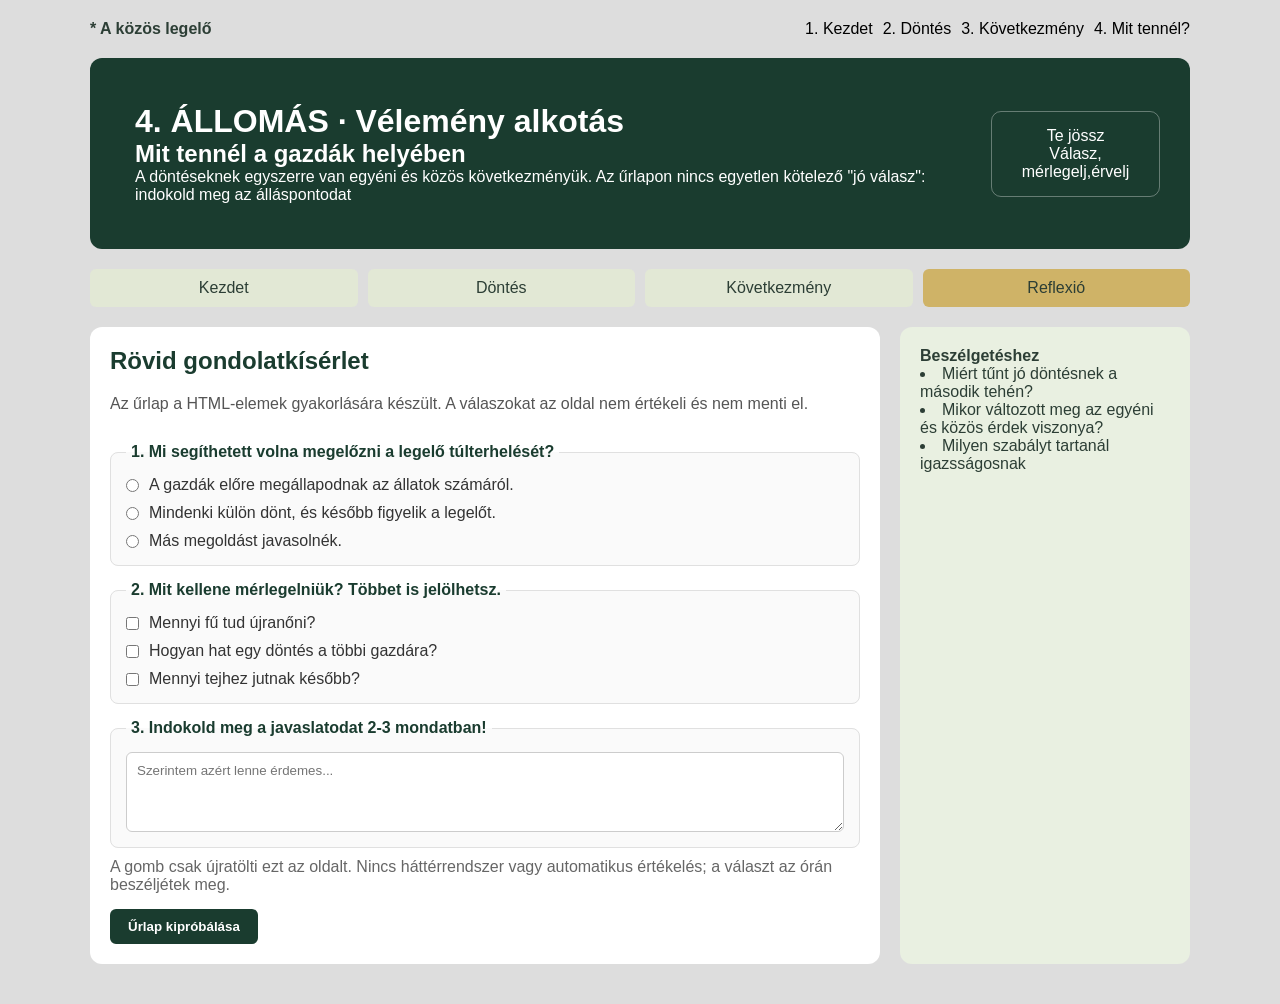
<file: assets/index2.html>
<!DOCTYPE html>
<html lang="hu">
<head>
    <meta charset="UTF-8">
    <meta name="viewport" content="width=device-width, initial-scale=1.0">
    <title>Tóth Gergő</title>
    <link rel="stylesheet" href="style2.css">
</head>
<body>
    <main>
        
        <nav class="felso-navigacio">
            <div class="logo">
                <p> * A közös legelő</p>
            </div>

            <div class="lepesek">
            <ul>
                <li><a href="index.html">1. Kezdet</a></li>
                <li><a href=""> 2. Döntés</a> </li>
                <li><a href="">3. Következmény</a></li>
                <li><a href="index2.html">4. Mit tennél?</a></li>
            </ul>
            </div>
        </nav>

        
        <header class="fejlec">
            <div class="fejlec-bal">
                <h1>4. ÁLLOMÁS · Vélemény alkotás</h1>
                <h2>Mit tennél a gazdák helyében</h2>
                <p>A döntéseknek egyszerre van egyéni és közös következményük. Az űrlapon nincs egyetlen kötelező "jó válasz": indokold meg az álláspontodat </p>
            </div>
            <div class="fejlec-jobb">
                <div class="nagy">Te jössz</div>
                <div class="alcim">Válasz, mérlegelj,érvelj</div>
            </div>
        </header>

    
        <nav class="fulkek">
            <div class="ful ">Kezdet</div>
            <div class="ful">Döntés</div>
            <div class="ful">Következmény</div>
            <div class="ful aktiv">Reflexió</div>
        </nav>

        
        <div class="tartalom">
            <article>
                <h2>Rövid gondolatkísérlet</h2>
                <p class="alcim-text">Az űrlap a HTML-elemek gyakorlására készült. A válaszokat az oldal nem értékeli és nem menti el.</p>
            
                <form>
                 
                    <fieldset>
                        <legend>1. Mi segíthetett volna megelőzni a legelő túlterhelését?</legend>
                        <label>
                            <input type="radio" name="megelozes" value="megallapodas">
                            A gazdák előre megállapodnak az állatok számáról.
                        </label>
                        <label>
                            <input type="radio" name="megelozes" value="kulon_dontes">
                            Mindenki külön dönt, és később figyelik a legelőt.
                        </label>
                        <label>
                            <input type="radio" name="megelozes" value="mas">
                            Más megoldást javasolnék.
                        </label>
                    </fieldset>
            
                   
                    <fieldset>
                        <legend>2. Mit kellene mérlegelniük? Többet is jelölhetsz.</legend>
                        <label>
                            <input type="checkbox" name="merlegeles" value="fu">
                            Mennyi fű tud újranőni?
                        </label>
                        <label>
                            <input type="checkbox" name="merlegeles" value="hatas">
                            Hogyan hat egy döntés a többi gazdára?
                        </label>
                        <label>
                            <input type="checkbox" name="merlegeles" value="tej">
                            Mennyi tejhez jutnak később?
                        </label>
                    </fieldset>
            
                   
                    <fieldset>
                        <legend>3. Indokold meg a javaslatodat 2-3 mondatban!</legend>
                        <textarea  placeholder="Szerintem azért lenne érdemes..."></textarea>
                    </fieldset>
            
                    <p class="informacio">
                        A gomb csak újratölti ezt az oldalt. Nincs háttérrendszer vagy automatikus értékelés; a választ az órán beszéljétek meg.
                    </p>
            
                    <button type="submit" class="urlap-gomb">Űrlap kipróbálása</button>
                </form>
            </article>
            <aside>
                <div class="oldal-sav">
                    <h4>Beszélgetéshez</h4>

                    <li>Miért tűnt jó döntésnek a második tehén?</li>
                    <li>Mikor változott meg az egyéni és közös érdek viszonya?</li>
                    <li>Milyen szabályt tartanál igazsságosnak</li>
                </div>
            </aside>
        </div>
    

        
        <footer>
        
        </footer>
    </main>
  </body>
</html>
</file>
<file: assets/style2.css>
* {
    box-sizing: border-box;
    margin: 0;
    padding: 0;
    font-family: sans-serif;
}

body {
    background: #dddddd;
    color: #2c3e35;
    display: flex;
    justify-content: center;
    padding: 20px;
}

main {
    width: 100%;
    max-width: 1100px;
    display: flex;
    flex-direction: column;
    gap: 20px;
}
.logo{
font-weight: bold;
}


.felso-navigacio {
    display: flex;
    justify-content: space-between;
    align-items: center;
}

.lepesek {
    display: flex;
    gap: 10px;
    
}
.lepesek ul {
    display: flex;
    list-style: none;
    gap: 10px;
    text-align: center;
}
.lepesek ul li a {
    color: rgb(0, 0, 0);
    text-decoration: none;
    
}

.fejlec {
    background: #1a3c2f;
    color: #fff;
    border-radius: 12px;
    padding: 30px;
    display: flex;
    justify-content: space-between;
    align-items: center;
}

.fejlec-bal{
    padding: 15px;
    text-align: left;


}

.fejlec-jobb {
    border: 1px solid #ffffff55;
    border-radius: 10px;
    padding: 15px;
    text-align: center;
}


.fulkek {
    display: flex;
    gap: 10px;
}

.ful {
    flex: 1;
    text-align: center;
    padding: 10px;
    background: #e2e8d5;
    border-radius: 6px;
}

.ful.aktiv {
    background: #cfb367;
}


.tartalom {
    display: flex;
    gap: 20px;
}

article {
    flex: 3;
    background: #fff;
    border-radius: 12px;
    padding: 20px;
    display: flex;
    flex-direction: column;
    gap: 15px;
}


.adatok {
    display: flex;
    gap: 10px;
}

.adat {
    flex: 1;
    background: #f1f5eb;
    padding: 12px;
    border-radius: 8px;
    display: flex;
    flex-direction: column;
}

.ertek {
    font-weight: bold;
}


.soktehen {
  display: flex;
  justify-content: center; /* Vízszintes középre igazítás */
  align-items: center;     /* Függőleges középre igazítás */
  flex-wrap: wrap;         /* Sorok törése */
  /* Felső fele kék, alsó fele zöld */
  background: linear-gradient(to bottom, #def2ff 50%, #7fff65 50%);

  
  align-content: center;   /* <-- EZ A MEGOLDÁS: Összehúzza a sorokat középre */
  gap: 10px;               /* Így pontosan szabályozhatod a sorközöket és képtávolságokat */
  
  min-height: 40vh;
}

.soktehen img {
  width: 80px;
  height: auto;
}

.gondolkodj {
    background: #fcf6eb;
    border-left: 4px solid #e0a96d;
    padding: 12px;
}


aside {
    flex: 1;
    background: #e9f0e1;
    border-radius: 12px;
    padding: 20px;
    display: flex;
    flex-direction: column;
    gap: 10px;
}

.gondolat {
    background: #fff;
    padding: 12px;
    border-radius: 8px;
}


article h2 {
    color: #1a3c2f;
    margin-bottom: 5px;
}

.alcim-text {
    color: #555;
    margin-bottom: 15px;
}

form {
    display: flex;
    flex-direction: column;
    gap: 15px;
}

fieldset {
    border: 1px solid #e0e0e0;
    border-radius: 8px;
    padding: 15px;
    display: flex;
    flex-direction: column;
    gap: 10px;
    background-color: #fafafa;
}

legend {
    font-weight: bold;
    color: #1a3c2f;
    padding: 0 5px;
}

 label {
    display: flex;
    align-items: center;
    gap: 10px;
    color: #333;
}


textarea {
    width: 100%;
    min-height: 80px;
    padding: 10px;
    border: 1px solid #ccc;
    border-radius: 6px;
    font-family: inherit;
}

.informacio {
    color: #666;
    margin-top: -5px;
}

.urlap-gomb {
    align-self: flex-start;
    background-color: #1a3c2f;
    color: #ffffff;
    border: none;
    padding: 10px 18px;
    border-radius: 6px;
    font-weight: bold;
}

.urlap-gomb:hover {
    background-color: #2c5e4a;
}
</file>
